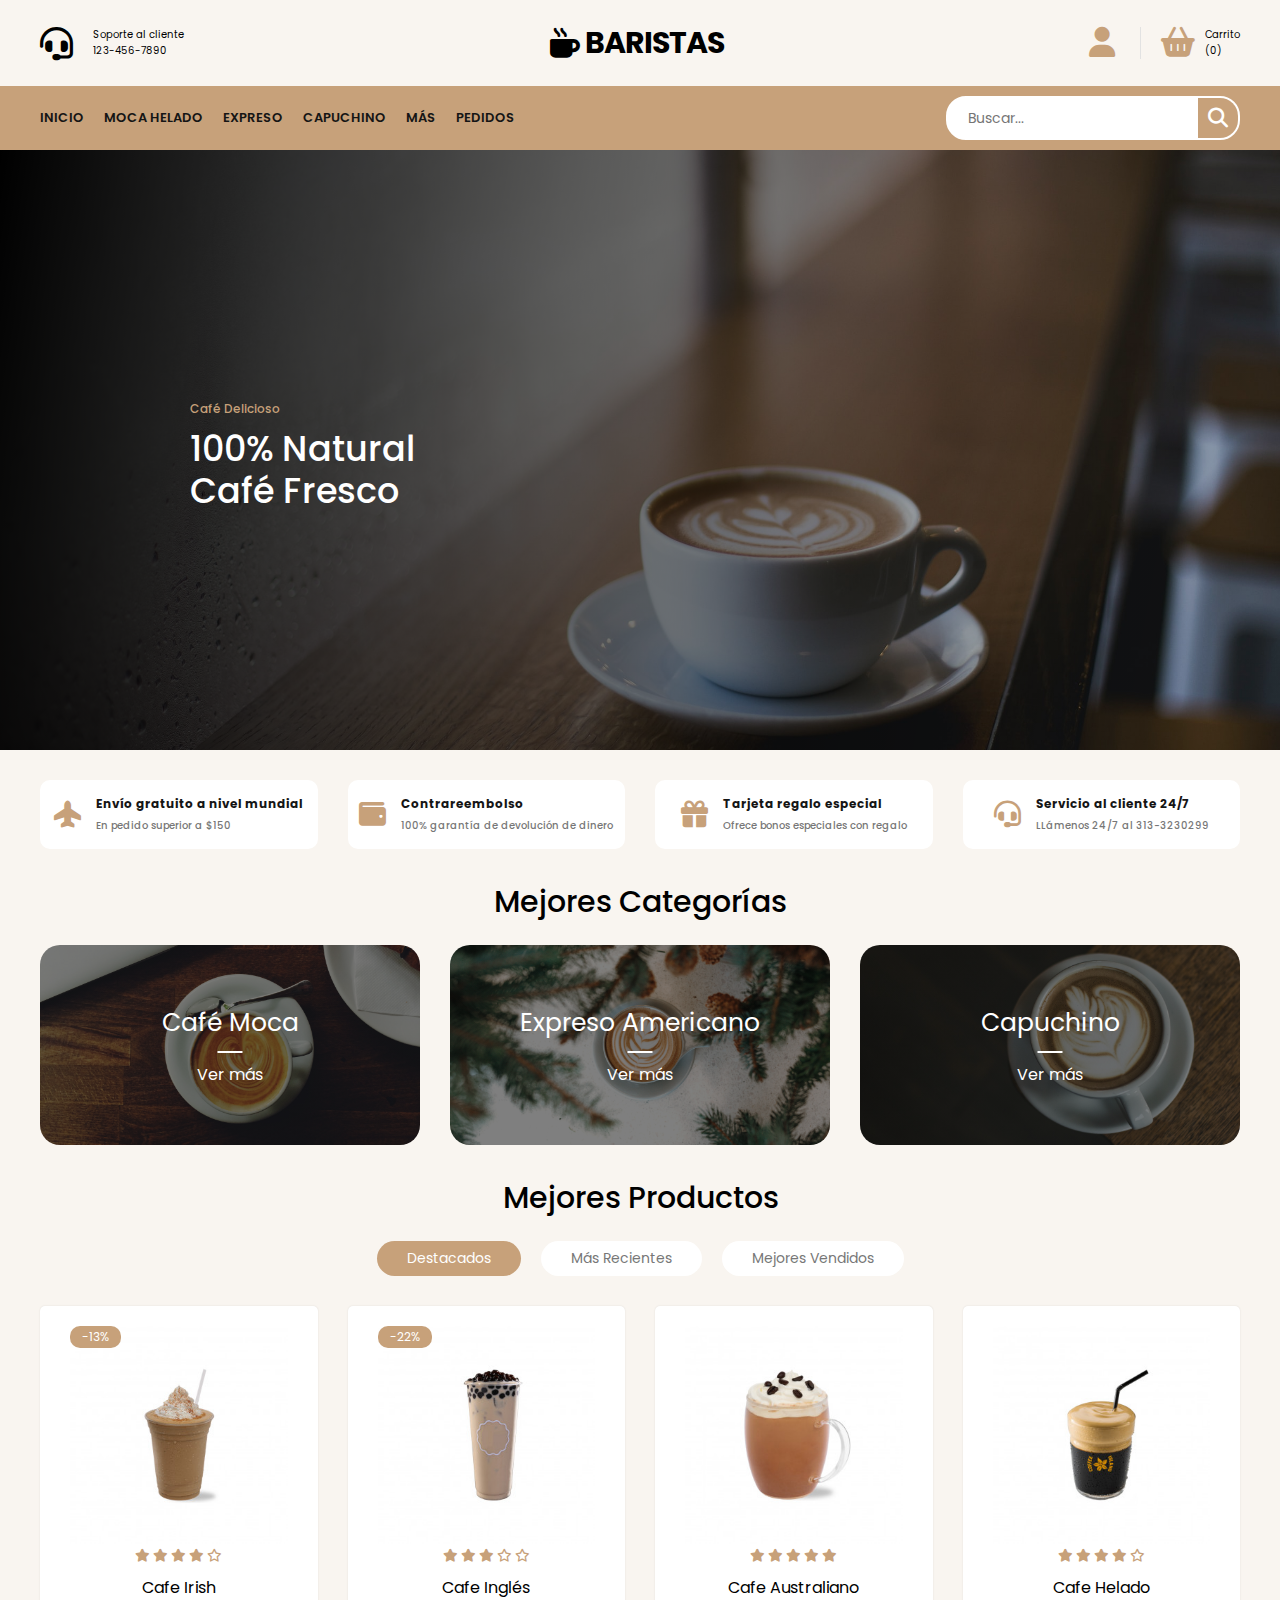
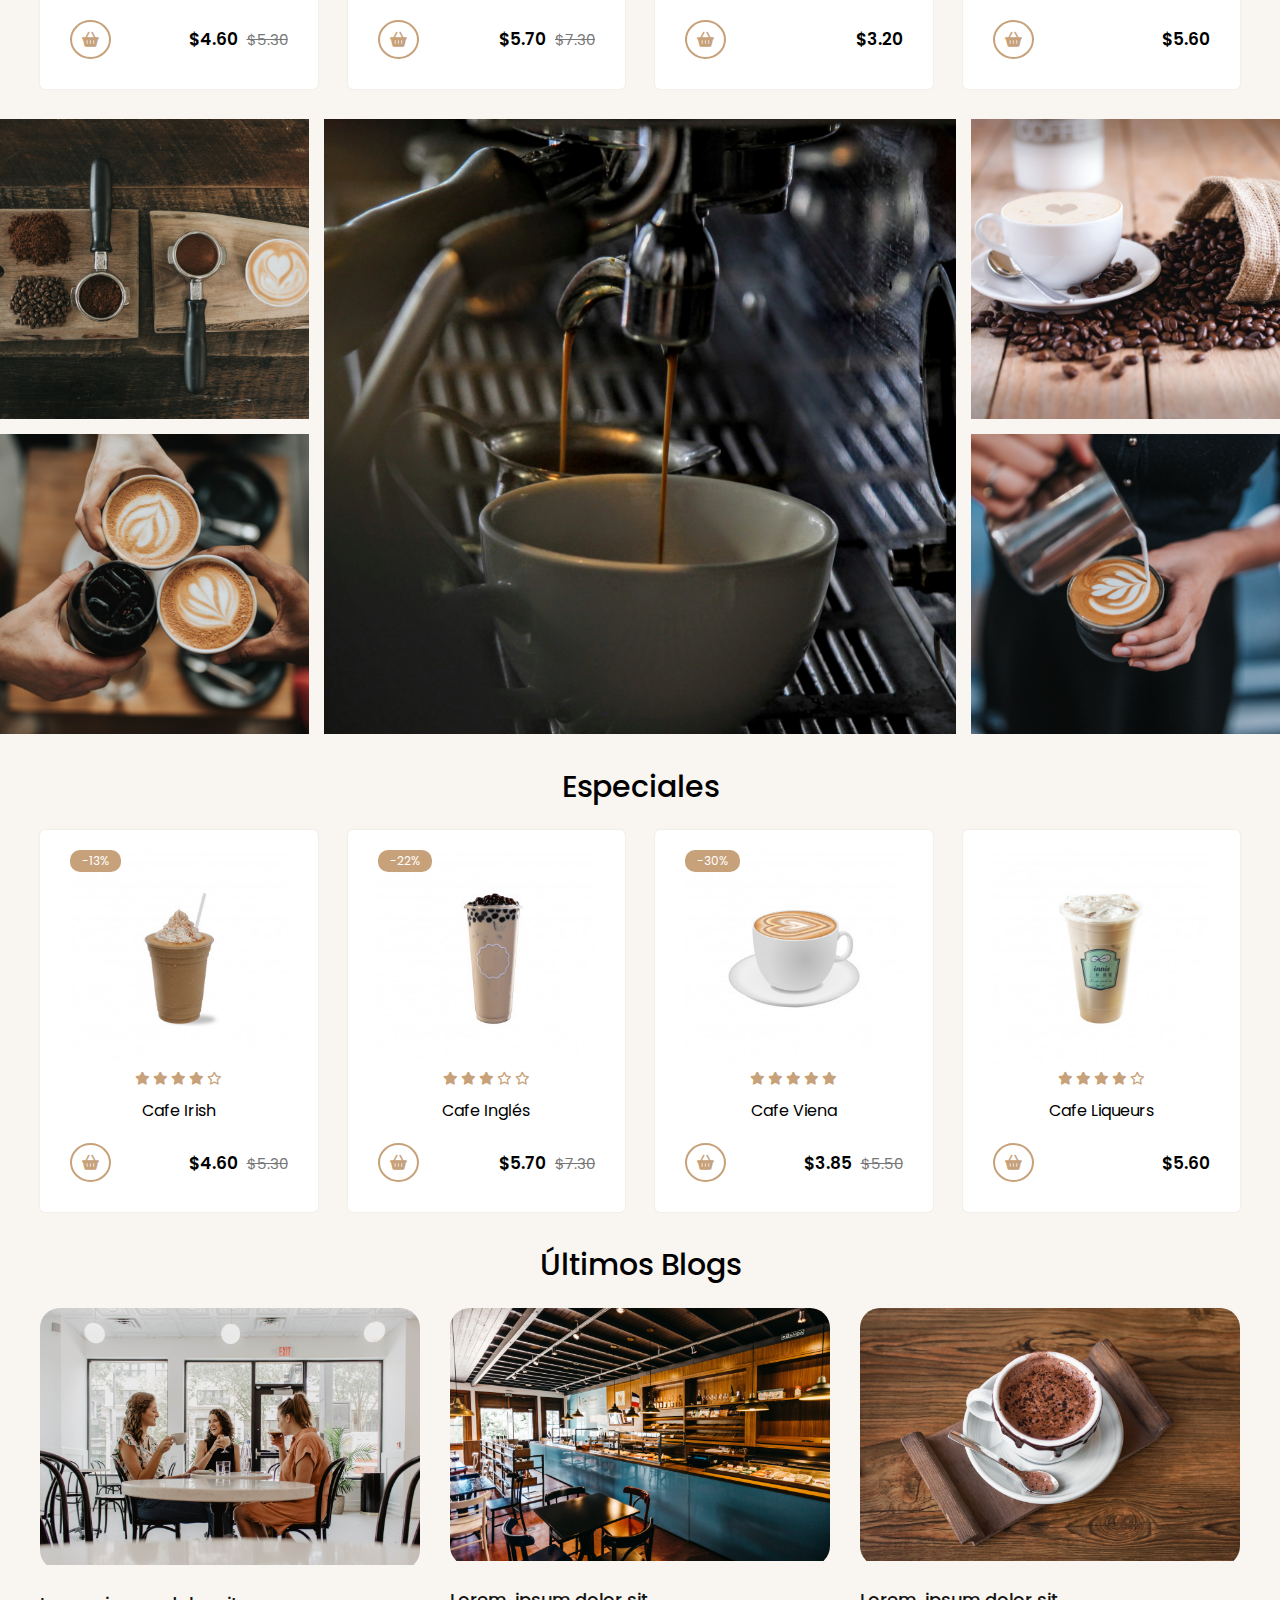
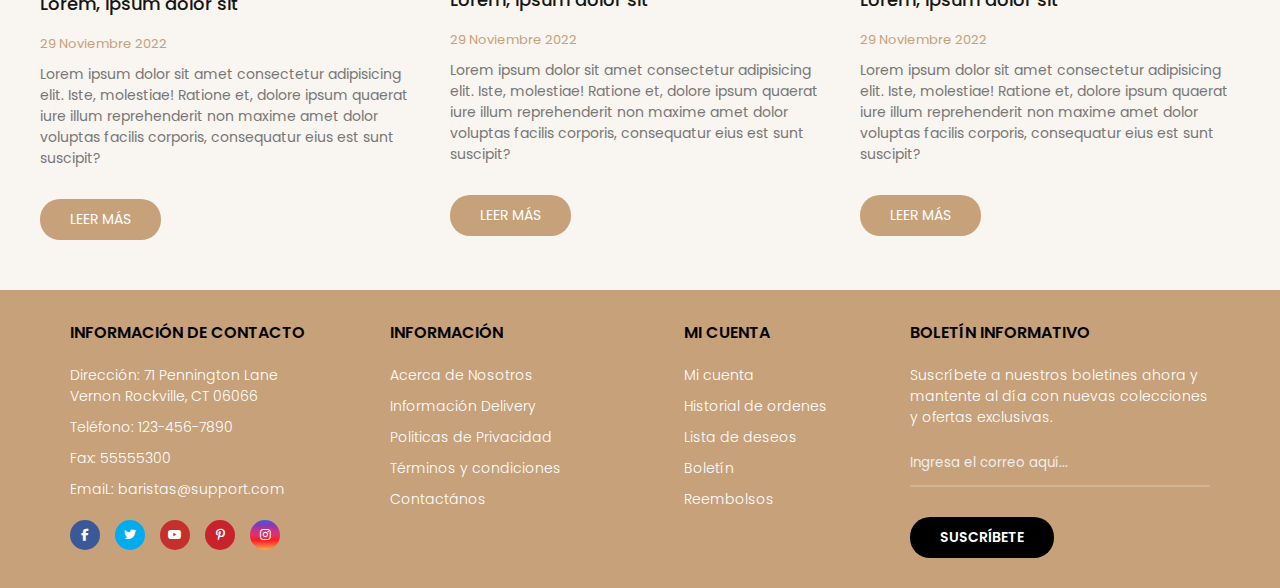
<file: Cafe/index.html>
<!DOCTYPE html>
<html lang="en">
	<head>
		<meta charset="UTF-8" />
		<meta http-equiv="X-UA-Compatible" content="IE=edge" />
		<meta
			name="viewport"
			content="width=device-width, initial-scale=1.0"
		/>
		<title>Baristas</title>
		<link rel="stylesheet" href="style.css" />
		
		<link rel="stylesheet" href="https://cdnjs.cloudflare.com/ajax/libs/font-awesome/6.7.2/css/all.min.css" integrity="sha512-Evv84Mr4kqVGRNSgIGL/F/aIDqQb7xQ2vcrdIwxfjThSH8CSR7PBEakCr51Ck+w+/U6swU2Im1vVX0SVk9ABhg==" crossorigin="anonymous" referrerpolicy="no-referrer" />
	</head>
	<body>
		<header>
			<div class="container-hero">
				<div class="container hero">
					<div class="customer-support">
						<i class="fa-solid fa-headset"></i>
						<div class="content-customer-support">
							<span class="text">Soporte al cliente</span>
							<span class="number">123-456-7890</span>
						</div>
					</div>

					<div class="container-logo">
						<i class="fa-solid fa-mug-hot"></i>
						<h1 class="logo"><a href="/">Baristas</a></h1>
					</div>

					<div class="container-user">
						<i class="fa-solid fa-user"></i>
						<i class="fa-solid fa-basket-shopping"></i>
						<div class="content-shopping-cart">
							<span class="text">Carrito</span>
							<span class="number">(0)</span>
						</div>
					</div>
				</div>
			</div>

			<div class="container-navbar">
				<nav class="navbar container">
					<i class="fa-solid fa-bars"></i>
					<ul class="menu">
						<li><a href="#">Inicio</a></li>
						<li><a href="#">Moca Helado</a></li>
						<li><a href="#">Expreso</a></li>
						<li><a href="#">Capuchino</a></li>
						<li><a href="#">Más</a></li>
						<li><a href="pedidos.html">Pedidos</a></li>
						
					</ul>

					

					<form class="search-form">
						<input type="search" placeholder="Buscar..." />
						<button class="btn-search">
							<i class="fa-solid fa-magnifying-glass"></i>
						</button>
					</form>
				</nav>
			</div>
		</header>



		<section class="banner">
			<div class="content-banner">
				<p>Café Delicioso</p>
				<h2>100% Natural <br />Café Fresco</h2>
				
			</div>
		</section>

		<main class="main-content">
			<section class="container container-features">
				<div class="card-feature">
					<i class="fa-solid fa-plane-up"></i>
					<div class="feature-content">
						<span>Envío gratuito a nivel mundial</span>
						<p>En pedido superior a $150</p>
					</div>
				</div>
				<div class="card-feature">
					<i class="fa-solid fa-wallet"></i>
					<div class="feature-content">
						<span>Contrareembolso</span>
						<p>100% garantía de devolución de dinero</p>
					</div>
				</div>
				<div class="card-feature">
					<i class="fa-solid fa-gift"></i>
					<div class="feature-content">
						<span>Tarjeta regalo especial</span>
						<p>Ofrece bonos especiales con regalo</p>
					</div>
				</div>
				<div class="card-feature">
					<i class="fa-solid fa-headset"></i>
					<div class="feature-content">
						<span>Servicio al cliente 24/7</span>
						<p>LLámenos 24/7 al 313-3230299</p>
					</div>
				</div>
			</section>

			<section class="container top-categories">
				<h1 class="heading-1">Mejores Categorías</h1>
				<div class="container-categories">
					<div class="card-category category-moca">
						<p>Café moca</p>
						<span>Ver más</span>
					</div>
					<div class="card-category category-expreso">
						<p>Expreso Americano</p>
						<span>Ver más</span>
					</div>
					<div class="card-category category-capuchino">
						<p>Capuchino</p>
						<span>Ver más</span>
					</div>
				</div>
			</section>

			<section class="container top-products">
				<h1 class="heading-1">Mejores Productos</h1>

				<div class="container-options">
					<span class="active">Destacados</span>
					<span>Más recientes</span>
					<span>Mejores Vendidos</span>
				</div>

				<div class="container-products">
					
					<div class="card-product">
						<div class="container-img">
							<img src="img/cafe-irish.jpg" alt="Cafe Irish" />
							<span class="discount">-13%</span>
							<div class="button-group">
								<span>
									<i class="fa-regular fa-eye"></i>
								</span>
								<span>
									<i class="fa-regular fa-heart"></i>
								</span>
								<span>
									<i class="fa-solid fa-code-compare"></i>
								</span>
							</div>
						</div>
						<div class="content-card-product">
							<div class="stars">
								<i class="fa-solid fa-star"></i>
								<i class="fa-solid fa-star"></i>
								<i class="fa-solid fa-star"></i>
								<i class="fa-solid fa-star"></i>
								<i class="fa-regular fa-star"></i>
							</div>
							<h3>Cafe Irish</h3>
							<span class="add-cart">
								<i class="fa-solid fa-basket-shopping"></i>
							</span>
							<p class="price">$4.60 <span>$5.30</span></p>
						</div>
					</div>
					<!-- Producto 2 -->
					<div class="card-product">
						<div class="container-img">
							<img
								src="img/cafe-ingles.jpg"
								alt="Cafe incafe-ingles.jpg"
							/>
							<span class="discount">-22%</span>
							<div class="button-group">
								<span>
									<i class="fa-regular fa-eye"></i>
								</span>
								<span>
									<i class="fa-regular fa-heart"></i>
								</span>
								<span>
									<i class="fa-solid fa-code-compare"></i>
								</span>
							</div>
						</div>
						<div class="content-card-product">
							<div class="stars">
								<i class="fa-solid fa-star"></i>
								<i class="fa-solid fa-star"></i>
								<i class="fa-solid fa-star"></i>
								<i class="fa-regular fa-star"></i>
								<i class="fa-regular fa-star"></i>
							</div>
							<h3>Cafe Inglés</h3>
							<span class="add-cart">
								<i class="fa-solid fa-basket-shopping"></i>
							</span>
							<p class="price">$5.70 <span>$7.30</span></p>
						</div>
					</div>
					<!--  -->
					<div class="card-product">
						<div class="container-img">
							<img
								src="img/cafe-australiano.jpg"
								alt="Cafe Australiano"
							/>
							<div class="button-group">
								<span>
									<i class="fa-regular fa-eye"></i>
								</span>
								<span>
									<i class="fa-regular fa-heart"></i>
								</span>
								<span>
									<i class="fa-solid fa-code-compare"></i>
								</span>
							</div>
						</div>
						<div class="content-card-product">
							<div class="stars">
								<i class="fa-solid fa-star"></i>
								<i class="fa-solid fa-star"></i>
								<i class="fa-solid fa-star"></i>
								<i class="fa-solid fa-star"></i>
								<i class="fa-solid fa-star"></i>
							</div>
							<h3>Cafe Australiano</h3>
							<span class="add-cart">
								<i class="fa-solid fa-basket-shopping"></i>
							</span>
							<p class="price">$3.20</p>
						</div>
					</div>
					<!--  -->
					<div class="card-product">
						<div class="container-img">
							<img src="img/cafe-helado.jpg" alt="Cafe Helado" />
							<div class="button-group">
								<span>
									<i class="fa-regular fa-eye"></i>
								</span>
								<span>
									<i class="fa-regular fa-heart"></i>
								</span>
								<span>
									<i class="fa-solid fa-code-compare"></i>
								</span>
							</div>
						</div>
						<div class="content-card-product">
							<div class="stars">
								<i class="fa-solid fa-star"></i>
								<i class="fa-solid fa-star"></i>
								<i class="fa-solid fa-star"></i>
								<i class="fa-solid fa-star"></i>
								<i class="fa-regular fa-star"></i>
							</div>
							<h3>Cafe Helado</h3>
							<span class="add-cart">
								<i class="fa-solid fa-basket-shopping"></i>
							</span>
							<p class="price">$5.60</p>
						</div>
					</div>
				</div>
			</section>

			<section class="gallery">
				<img
					src="img/gallery1.jpg"
					alt="Gallery Img1"
					class="gallery-img-1"
				/><img
					src="img/gallery2.jpg"
					alt="Gallery Img2"
					class="gallery-img-2"
				/><img
					src="img/gallery3.jpg"
					alt="Gallery Img3"
					class="gallery-img-3"
				/><img
					src="img/gallery4.jpg"
					alt="Gallery Img4"
					class="gallery-img-4"
				/><img
					src="img/gallery5.jpg"
					alt="Gallery Img5"
					class="gallery-img-5"
				/>
			</section>

			<section class="container specials">
				<h1 class="heading-1">Especiales</h1>

				<div class="container-products">
					
					<div class="card-product">
						<div class="container-img">
							<img src="img/cafe-irish.jpg" alt="Cafe Irish" />
							<span class="discount">-13%</span>
							<div class="button-group">
								<span>
									<i class="fa-regular fa-eye"></i>
								</span>
								<span>
									<i class="fa-regular fa-heart"></i>
								</span>
								<span>
									<i class="fa-solid fa-code-compare"></i>
								</span>
							</div>
						</div>
						<div class="content-card-product">
							<div class="stars">
								<i class="fa-solid fa-star"></i>
								<i class="fa-solid fa-star"></i>
								<i class="fa-solid fa-star"></i>
								<i class="fa-solid fa-star"></i>
								<i class="fa-regular fa-star"></i>
							</div>
							<h3>Cafe Irish</h3>
							<span class="add-cart">
								<i class="fa-solid fa-basket-shopping"></i>
							</span>
							<p class="price">$4.60 <span>$5.30</span></p>
						</div>
					</div>
					
					<div class="card-product">
						<div class="container-img">
							<img
								src="img/cafe-ingles.jpg"
								alt="Cafe incafe-ingles.jpg"
							/>
							<span class="discount">-22%</span>
							<div class="button-group">
								<span>
									<i class="fa-regular fa-eye"></i>
								</span>
								<span>
									<i class="fa-regular fa-heart"></i>
								</span>
								<span>
									<i class="fa-solid fa-code-compare"></i>
								</span>
							</div>
						</div>
						<div class="content-card-product">
							<div class="stars">
								<i class="fa-solid fa-star"></i>
								<i class="fa-solid fa-star"></i>
								<i class="fa-solid fa-star"></i>
								<i class="fa-regular fa-star"></i>
								<i class="fa-regular fa-star"></i>
							</div>
							<h3>Cafe Inglés</h3>
							<span class="add-cart">
								<i class="fa-solid fa-basket-shopping"></i>
							</span>
							<p class="price">$5.70 <span>$7.30</span></p>
						</div>
					</div>
					<!--  -->
					<div class="card-product">
						<div class="container-img">
							<img src="img/cafe-viena.jpg" alt="Cafe Viena" />
							<span class="discount">-30%</span>
							<div class="button-group">
								<span>
									<i class="fa-regular fa-eye"></i>
								</span>
								<span>
									<i class="fa-regular fa-heart"></i>
								</span>
								<span>
									<i class="fa-solid fa-code-compare"></i>
								</span>
							</div>
						</div>
						<div class="content-card-product">
							<div class="stars">
								<i class="fa-solid fa-star"></i>
								<i class="fa-solid fa-star"></i>
								<i class="fa-solid fa-star"></i>
								<i class="fa-solid fa-star"></i>
								<i class="fa-solid fa-star"></i>
							</div>
							<h3>Cafe Viena</h3>
							<span class="add-cart">
								<i class="fa-solid fa-basket-shopping"></i>
							</span>
							<p class="price">$3.85 <span>$5.50</span></p>
						</div>
					</div>
					<!--  -->
					<div class="card-product">
						<div class="container-img">
							<img src="img/cafe-liqueurs.jpg" alt="Cafe Liqueurs" />
							<div class="button-group">
								<span>
									<i class="fa-regular fa-eye"></i>
								</span>
								<span>
									<i class="fa-regular fa-heart"></i>
								</span>
								<span>
									<i class="fa-solid fa-code-compare"></i>
								</span>
							</div>
						</div>
						<div class="content-card-product">
							<div class="stars">
								<i class="fa-solid fa-star"></i>
								<i class="fa-solid fa-star"></i>
								<i class="fa-solid fa-star"></i>
								<i class="fa-solid fa-star"></i>
								<i class="fa-regular fa-star"></i>
							</div>
							<h3>Cafe Liqueurs</h3>
							<span class="add-cart">
								<i class="fa-solid fa-basket-shopping"></i>
							</span>
							<p class="price">$5.60</p>
						</div>
					</div>
				</div>
			</section>

			<section class="container blogs">
				<h1 class="heading-1">Últimos Blogs</h1>

				<div class="container-blogs">
					<div class="card-blog">
						<div class="container-img">
							<img src="img/blog-1.jpg" alt="Imagen Blog 1" />
							<div class="button-group-blog">
								<span>
									<i class="fa-solid fa-magnifying-glass"></i>
								</span>
								<span>
									<i class="fa-solid fa-link"></i>
								</span>
							</div>
						</div>
						<div class="content-blog">
							<h3>Lorem, ipsum dolor sit</h3>
							<span>29 Noviembre 2022</span>
							<p>
								Lorem ipsum dolor sit amet consectetur adipisicing
								elit. Iste, molestiae! Ratione et, dolore ipsum
								quaerat iure illum reprehenderit non maxime amet dolor
								voluptas facilis corporis, consequatur eius est sunt
								suscipit?
							</p>
							<div class="btn-read-more">Leer más</div>
						</div>
					</div>
					<div class="card-blog">
						<div class="container-img">
							<img src="img/blog-2.jpg" alt="Imagen Blog 2" />
							<div class="button-group-blog">
								<span>
									<i class="fa-solid fa-magnifying-glass"></i>
								</span>
								<span>
									<i class="fa-solid fa-link"></i>
								</span>
							</div>
						</div>
						<div class="content-blog">
							<h3>Lorem, ipsum dolor sit</h3>
							<span>29 Noviembre 2022</span>
							<p>
								Lorem ipsum dolor sit amet consectetur adipisicing
								elit. Iste, molestiae! Ratione et, dolore ipsum
								quaerat iure illum reprehenderit non maxime amet dolor
								voluptas facilis corporis, consequatur eius est sunt
								suscipit?
							</p>
							<div class="btn-read-more">Leer más</div>
						</div>
					</div>
					<div class="card-blog">
						<div class="container-img">
							<img src="img/blog-3.jpg" alt="Imagen Blog 3" />
							<div class="button-group-blog">
								<span>
									<i class="fa-solid fa-magnifying-glass"></i>
								</span>
								<span>
									<i class="fa-solid fa-link"></i>
								</span>
							</div>
						</div>
						<div class="content-blog">
							<h3>Lorem, ipsum dolor sit</h3>
							<span>29 Noviembre 2022</span>
							<p>
								Lorem ipsum dolor sit amet consectetur adipisicing
								elit. Iste, molestiae! Ratione et, dolore ipsum
								quaerat iure illum reprehenderit non maxime amet dolor
								voluptas facilis corporis, consequatur eius est sunt
								suscipit?
							</p>
							<div class="btn-read-more">Leer más</div>
						</div>
					</div>
				</div>
			</section>

		</main>
		


		<footer class="footer">
			<div class="container container-footer">
				<div class="menu-footer">
					<div class="contact-info">
						<p class="title-footer">Información de Contacto</p>
						<ul>
							<li>
								Dirección: 71 Pennington Lane Vernon Rockville, CT
								06066
							</li>
							<li>Teléfono: 123-456-7890</li>
							<li>Fax: 55555300</li>
							<li>EmaiL: baristas@support.com</li>
						</ul>
						<div class="social-icons">
							<span class="facebook">
								<i class="fa-brands fa-facebook-f"></i>
							</span>
							<span class="twitter">
								<i class="fa-brands fa-twitter"></i>
							</span>
							<span class="youtube">
								<i class="fa-brands fa-youtube"></i>
							</span>
							<span class="pinterest">
								<i class="fa-brands fa-pinterest-p"></i>
							</span>
							<span class="instagram">
								<i class="fa-brands fa-instagram"></i>
							</span>
						</div>
					</div>

					<div class="information">
						<p class="title-footer">Información</p>
						<ul>
							<li><a href="#">Acerca de Nosotros</a></li>
							<li><a href="#">Información Delivery</a></li>
							<li><a href="#">Politicas de Privacidad</a></li>
							<li><a href="#">Términos y condiciones</a></li>
							<li><a href="#">Contactános</a></li>
						</ul>
					</div>

					<div class="my-account">
						<p class="title-footer">Mi cuenta</p>

						<ul>
							<li><a href="#">Mi cuenta</a></li>
							<li><a href="#">Historial de ordenes</a></li>
							<li><a href="#">Lista de deseos</a></li>
							<li><a href="#">Boletín</a></li>
							<li><a href="#">Reembolsos</a></li>
						</ul>
					</div>

					<div class="newsletter">
						<p class="title-footer">Boletín informativo</p>

						<div class="content">
							<p>
								Suscríbete a nuestros boletines ahora y mantente al
								día con nuevas colecciones y ofertas exclusivas.
							</p>
							<input type="email" placeholder="Ingresa el correo aquí...">
							<button>Suscríbete</button>
						</div>
					</div>
				
			</div>
		</footer>
	</body>
</html>
</file>
<file: Cafe/style.css>
@import url('https://fonts.googleapis.com/css2?family=Poppins:wght@300;400;500;600;700&display=swap');

:root {
	--primary-color: #c7a17a;
	--background-color: #f9f5f0;
	--dark-color: #151515;
}

html {
	font-size: 62.5%;
	font-family: 'Poppins', sans-serif;
}

* {
	margin: 0;
	padding: 0;
	box-sizing: border-box;
}

/* ********************************** */
/*             UTILIDADES             */
/* ********************************** */
.container {
	max-width: 120rem;
	margin: 0 auto;
}

.heading-1 {
	text-align: center;
	font-weight: 500;
	font-size: 3rem;
}

/* ********************************** */
/*               HEADER               */
/* ********************************** */
.container-hero {
	background-color: var(--background-color);
}

.hero {
	display: flex;
	justify-content: space-between;
	align-items: center;
	padding: 2rem 0;
}

.customer-support {
	display: flex;
	align-items: center;
	gap: 2rem;
}

.customer-support i {
	font-size: 3.3rem;
}

.content-customer-support {
	display: flex;
	flex-direction: column;
}

.container-logo {
	display: flex;
	align-items: center;
	gap: 0.5rem;
}

.container-logo i {
	font-size: 3rem;
}

.container-logo h1 a {
	text-decoration: none;
	color: #000;
	font-size: 3rem;
	text-transform: uppercase;
	letter-spacing: -1px;
}

.container-user {
	display: flex;
	gap: 1rem;
	cursor: pointer;
}

.container-user .fa-user {
	font-size: 3rem;
	color: var(--primary-color);
	padding-right: 2.5rem;
	border-right: 1px solid #e2e2e2;
}

.container-user .fa-basket-shopping {
	font-size: 3rem;
	color: var(--primary-color);
	padding-left: 1rem;
}

.content-shopping-cart {
	display: flex;
	flex-direction: column;
}

/* ************* NAVBAR ************* */
.container-navbar {
	background-color: var(--primary-color);
}

.navbar {
	display: flex;
	justify-content: space-between;
	align-items: center;
	padding: 1rem 0;
}

.navbar .fa-bars {
	display: none;
}

.menu {
	display: flex;
	gap: 2rem;
}

.menu li {
	list-style: none;
}

.menu a {
	text-decoration: none;
	font-size: 1.3rem;
	color: var(--dark-color);
	font-weight: 600;
	text-transform: uppercase;
	position: relative;
}

.menu a::after {
	content: '';
	width: 1.5rem;
	height: 1px;
	background-color: #fff;
	position: absolute;
	bottom: -3px;
	left: 50%;
	transform: translate(-50%, 50%);
	opacity: 0;
	transition: all 0.3s ease;
}

.menu a:hover::after {
	opacity: 1;
}

.menu a:hover {
	color: #fff;
}

.search-form {
	position: relative;
	display: flex;
	align-items: center;
	border: 2px solid #fff;
	border-radius: 2rem;
	background-color: #fff;
	height: 4.4rem;
	overflow: hidden;
}

.search-form input {
	outline: none;
	font-family: inherit;
	border: none;
	width: 25rem;
	font-size: 1.4rem;
	padding: 0 2rem;
	color: #777;
	cursor: pointer;
}

.search-form input::-webkit-search-cancel-button {
	appearance: none;
}

.search-form .btn-search {
	border: none;
	background-color: var(--primary-color);
	display: flex;
	align-items: center;
	justify-content: center;
	height: 100%;
	padding: 1rem;
}

.btn-search i {
	font-size: 2rem;
	color: #fff;
}

/* ********************************** */
/*               BANNER               */
/* ********************************** */
.banner {
	background-image: linear-gradient(100deg, #000000, #00000020),
		url('img/banner.jpg');
	height: 60rem;
	background-size: cover;
	background-position: center;
}

.content-banner {
	max-width: 90rem;
	margin: 0 auto;
	padding: 25rem 0;
}

.content-banner p {
	color: var(--primary-color);
	font-size: 1.2rem;
	margin-bottom: 1rem;
	font-weight: 500;
}

.content-banner h2 {
	color: #fff;
	font-size: 3.5rem;
	font-weight: 500;
	line-height: 1.2;
}

.content-banner a {
	margin-top: 2rem;
	text-decoration: none;
	color: #fff;
	background-color: var(--primary-color);
	display: inline-block;
	padding: 1rem 3rem;
	text-transform: uppercase;
	border-radius: 3rem;
}

/* ********************************** */
/*            MAIN CONTENT            */
/* ********************************** */
.main-content {
	background-color: var(--background-color);
}

/* ********************************** */
/*              FEATURES              */
/* ********************************** */
.container-features {
	display: grid;
	grid-template-columns: repeat(4, 1fr);
	gap: 3rem;
	padding: 3rem 0;
}

.card-feature {
	display: flex;
	align-items: center;
	justify-content: center;
	gap: 1.5rem;

	background-color: #fff;
	border-radius: 1rem;
	padding: 1.5rem 0;
}

.card-feature i {
	font-size: 2.7rem;
	color: var(--primary-color);
}

.feature-content {
	display: flex;
	flex-direction: column;
	gap: 0.5rem;
}

.feature-content span {
	font-weight: 700;
	font-size: 1.2rem;
	color: var(--dark-color);
}

.feature-content p {
	color: #777;
	font-weight: 500;
}

/* ********************************** */
/*             CATEGORIES             */
/* ********************************** */

.top-categories {
	display: flex;
	flex-direction: column;
	gap: 2rem;
	margin-bottom: 3rem;
}

.container-categories {
	display: grid;
	grid-template-columns: repeat(3, 1fr);
	gap: 3rem;
}

.card-category {
	height: 20rem;
	display: flex;
	flex-direction: column;
	align-items: center;
	justify-content: center;
	border-radius: 2rem;
	gap: 2rem;
}

.category-moca {
	background-image: linear-gradient(#00000080, #00000080),
		url('img/moca-category.jpg');
	background-size: cover;
	background-position: bottom;
	background-repeat: no-repeat;
}

.category-capuchino {
	background-image: linear-gradient(#00000080, #00000080),
		url('img/capuchino-category.jpg');
	background-size: cover;
	background-position: center;
	background-repeat: no-repeat;
}

.category-expreso {
	background-image: linear-gradient(#00000080, #00000080),
		url('img/expreso-category.jpg');
	background-size: cover;
	background-position: center;
	background-repeat: no-repeat;
}

.card-category p {
	font-size: 2.5rem;
	color: #fff;
	text-transform: capitalize;
	position: relative;
}

.card-category p::after {
	content: '';
	width: 2.5rem;
	height: 2px;
	background-color: #fff;
	position: absolute;
	bottom: -1rem;
	left: 50%;
	transform: translate(-50%, 50%);
}

.card-category span {
	font-size: 1.6rem;
	color: #fff;
	cursor: pointer;
}

.card-category span:hover {
	color: var(--primary-color);
}

/* ********************************** */
/*            TOP PRODUCTS            */
/* ********************************** */
.top-products {
	display: flex;
	flex-direction: column;
	gap: 2rem;
	margin-bottom: 3rem;
}

.container-options {
	display: flex;
	justify-content: center;
	gap: 2rem;
	margin-bottom: 1rem;
}

.container-options span {
	color: #777;
	background-color: #fff;
	padding: 0.7rem 3rem;
	font-size: 1.4rem;
	text-transform: capitalize;
	border-radius: 2rem;
	cursor: pointer;
}

.container-options span:hover {
	background-color: var(--primary-color);
	color: #fff;
}

.container-options span.active {
	background-color: var(--primary-color);
	color: #fff;
}

/* Products */
.container-products {
	display: grid;
	grid-template-columns: repeat(auto-fit, minmax(20rem, 1fr));
	gap: 3rem;
}

.card-product {
	background-color: #fff;
	padding: 2rem 3rem;
	border-radius: 0.5rem;
	cursor: pointer;
	box-shadow: 0 0 2px rgba(0, 0, 0, 0.1);
}

.container-img {
	position: relative;
}

.container-img img {
	width: 100%;
}

.container-img .discount {
	position: absolute;
	left: 0;
	background-color: var(--primary-color);
	color: #fff;
	padding: 2px 1.2rem;
	border-radius: 1rem;
	font-size: 1.2rem;
}

.card-product:hover .discount {
	background-color: #000;
}

.button-group {
	display: flex;
	flex-direction: column;
	gap: 1rem;

	position: absolute;
	top: 0;
	right: -3rem;
	z-index: -1;
	transition: all 0.4s ease;
}

.button-group span {
	border: 1px solid var(--primary-color);
	padding: 0.8rem;

	display: flex;
	align-items: center;
	justify-content: center;
	border-radius: 50%;
	cursor: pointer;
	transition: all 0.4s ease;
}

.button-group span:hover {
	background-color: var(--primary-color);
}

.button-group span i {
	font-size: 1.5rem;
	color: var(--primary-color);
}

.button-group span:hover i {
	color: #fff;
}

.card-product:hover .button-group {
	z-index: 0;
	right: -1rem;
}

.content-card-product {
	display: grid;
	justify-items: center;
	grid-template-columns: 1fr 1fr;
	grid-template-rows: repeat(4, min-content);
	row-gap: 1rem;
}

.stars {
	grid-row: 1/2;
	grid-column: 1/-1;
}

.stars i {
	font-size: 1.3rem;
	color: var(--primary-color);
}

.content-card-product h3 {
	grid-row: 2/3;
	grid-column: 1/-1;

	font-weight: 400;
	font-size: 1.6rem;
	margin-bottom: 1rem;
	cursor: pointer;
}

.content-card-product h3:hover {
	color: var(--primary-color);
}

.add-cart {
	justify-self: start;
	border: 2px solid var(--primary-color);
	padding: 1rem;
	border-radius: 50%;
	cursor: pointer;
	transition: all 0.4s ease;

	display: flex;
	align-items: center;
	justify-content: center;
}

.add-cart:hover {
	background-color: var(--primary-color);
}

.add-cart i {
	font-size: 1.5rem;
	color: var(--primary-color);
}

.add-cart:hover i {
	color: #fff;
}

.content-card-product .price {
	justify-self: end;
	align-self: center;

	font-size: 1.7rem;
	font-weight: 600;
}

.content-card-product .price span {
	font-size: 1.5rem;
	font-weight: 400;
	text-decoration: line-through;
	color: #777;
	margin-left: 0.5rem;
}

/* ********************************** */
/*               GALLERY              */
/* ********************************** */
.gallery {
	display: grid;
	grid-template-columns: repeat(4, 1fr);
	grid-template-rows: repeat(2, 30rem);
	gap: 1.5rem;
	margin-bottom: 3rem;
}

.gallery img {
	width: 100%;
	height: 100%;
	object-fit: cover;
}

.gallery-img-3 {
	grid-column: 2/4;
	grid-row: 1/3;
}

/* ********************************** */
/*              SPECIALS              */
/* ********************************** */
.specials {
	display: flex;
	flex-direction: column;
	gap: 2rem;
	margin-bottom: 3rem;
}

/* ********************************** */
/*                BLOGS               */
/* ********************************** */
.blogs {
	display: flex;
	flex-direction: column;
	gap: 2rem;
}

.container-blogs {
	display: grid;
	grid-template-columns: repeat(3, 1fr);
	gap: 3rem;
}

.card-blog {
	display: flex;
	flex-direction: column;
	gap: 2rem;
}

.card-blog .container-img {
	border-radius: 2rem;
	cursor: pointer;
	position: relative;
	overflow: hidden;
}

.button-group-blog {
	position: absolute;
	bottom: 1.5rem;
	right: -2.5rem;

	display: flex;
	gap: 0.7rem;
	z-index: -1;
	transition: all 0.3s ease;
}

.card-blog:hover .button-group-blog {
	z-index: 0;
	right: 1.5rem;
}

.button-group-blog span {
	background-color: #fff;
	padding: 1rem;
	border-radius: 50%;
	transition: all 0.4s ease;

	display: flex;
	align-items: center;
	justify-content: center;
}

.button-group-blog span i {
	font-size: 1.3rem;
}

.button-group-blog span:hover {
	background-color: var(--primary-color);
}

.button-group-blog span:hover i {
	color: #fff;
}

.content-blog h3 {
	font-size: 1.8rem;
	margin-bottom: 1.7rem;
	color: var(--dark-color);
	font-weight: 500;
}

.content-blog h3:hover {
	color: var(--primary-color);
	cursor: pointer;
}

.content-blog p {
	margin-top: 1rem;
	font-size: 1.4rem;
	color: #777;
}

.content-blog span {
	color: var(--primary-color);
	font-size: 1.3rem;
}

.btn-read-more {
	padding: 1rem 3rem;
	background-color: var(--primary-color);
	color: #fff;
	text-transform: uppercase;
	font-size: 1.4rem;
	border-radius: 2rem;
	margin: 3rem 0 5rem;
	display: inline-block;
	cursor: pointer;
}

.btn-read-more:hover {
	background-color: var(--dark-color);
}

/* ********************************** */
/*               FOOTER               */
/* ********************************** */

.footer {
	background-color: var(--primary-color);
}

.container-footer {
	display: flex;
	flex-direction: column;
	gap: 4rem;
	padding: 3rem;
}

.menu-footer {
	display: grid;
	grid-template-columns: repeat(3, 1fr) 30rem;
	gap: 3rem;
	justify-items: center;
}

.title-footer {
	font-weight: 600;
	font-size: 1.6rem;
	text-transform: uppercase;
}

.contact-info,
.information,
.my-account,
.newsletter {
	display: flex;
	flex-direction: column;
	gap: 2rem;
}

.contact-info ul,
.information ul,
.my-account ul {
	display: flex;
	flex-direction: column;
	gap: 1rem;
}

.contact-info ul li,
.information ul li,
.my-account ul li {
	list-style: none;
	color: #fff;
	font-size: 1.4rem;
	font-weight: 300;
}

.information ul li a,
.my-account ul li a {
	text-decoration: none;
	color: #fff;
	font-weight: 300;
}

.information ul li a:hover,
.my-account ul li a:hover {
	color: var(--dark-color);
}

.social-icons {
	display: flex;
	gap: 1.5rem;
}

.social-icons span {
	border-radius: 50%;
	width: 3rem;
	height: 3rem;

	display: flex;
	align-items: center;
	justify-content: center;
}

.social-icons span i {
	color: #fff;
	font-size: 1.2rem;
}

.facebook {
	background-color: #3b5998;
}

.twitter {
	background-color: #00acee;
}

.youtube {
	background-color: #c4302b;
}

.pinterest {
	background-color: #c8232c;
}

.instagram {
	background: linear-gradient(
		#405de6,
		#833ab4,
		#c13584,
		#e1306c,
		#fd1d1d,
		#f56040,
		#fcaf45
	);
}

.content p {
	font-size: 1.4rem;
	color: #fff;
	font-weight: 300;
}

.content input {
	outline: none;
	background: none;
	border: none;
	border-bottom: 2px solid #d2b495;
	cursor: pointer;
	padding: 0.5rem 0 1.2rem;
	color: var(--dark-color);
	display: block;
	margin-bottom: 3rem;
	margin-top: 2rem;
	width: 100%;
	font-family: inherit;
}

.content input::-webkit-input-placeholder {
	color: #eee;
}

.content button {
	border: none;
	background-color: #000;
	color: #fff;
	text-transform: uppercase;
	padding: 1rem 3rem;
	border-radius: 2rem;
	font-size: 1.4rem;
	font-family: inherit;
	cursor: pointer;
	font-weight: 600;
}

.content button:hover {
	background-color: var(--background-color);
	color: var(--primary-color);
}

.copyright {
	display: flex;
	justify-content: space-between;
	padding-top: 2rem;

	border-top: 1px solid #d2b495;
}

.copyright p {
	font-weight: 400;
	font-size: 1.6rem;
}

/* ********************************** */
/*       MEDIA QUERIES -- 768px       */
/* ********************************** */
@media (max-width: 768px) {
	html {
		font-size: 55%;
	}

	.hero {
		padding: 2rem;
	}

	.customer-support {
		display: none;
	}

	.content-shopping-cart {
		display: none;
	}

	.navbar {
		padding: 1rem 2rem;
	}

	.navbar .fa-bars {
		display: block;
		color: #fff;
		font-size: 3rem;
	}

	.menu {
		display: none;
	}

	.content-banner {
		max-width: 50rem;
		margin: 0 auto;
		padding: 25rem 0;
	}

	.container-features {
		grid-template-columns: repeat(2, 1fr);
		padding: 3rem 2rem;
	}

	.card-feature {
		padding: 2rem;
	}

	.heading-1 {
		font-size: 2.4rem;
	}

	.card-category {
		height: 12rem;
	}

	.card-category p {
		font-size: 2rem;
		text-align: center;
		line-height: 1;
	}

	.card-category span {
		font-size: 1.4rem;
	}

	.container-options {
		align-items: center;
	}

	.container-options span {
		text-align: center;
		padding: 1rem 2rem;
	}

	.container-products {
		grid-template-columns: repeat(auto-fit, minmax(28rem, 1fr));
	}

	.gallery {
		grid-template-rows: repeat(2, 15rem);
	}

	.container-blogs {
		overflow: hidden;
		grid-template-columns: 1fr 1fr;

		height: 52rem;
	}

	.menu-footer {
		grid-template-columns: repeat(2, 1fr);
	}

	.copyright {
		flex-direction: column;
		justify-content: center;
		align-items: center;
		gap: 1.5rem;
	}
}

/* ********************************** */
/*       MEDIA QUERIES -- 468px       */
/* ********************************** */
@media (max-width: 468px) {
	html {
		font-size: 42.5%;
	}

	.content-banner {
		max-width: 50rem;
		padding: 22rem 0;
	}

	.heading-1 {
		font-size: 2.8rem;
	}

	.card-feature {
		flex-direction: column;
		border-radius: 2rem;
	}

	.feature-content {
		align-items: center;
	}

	.feature-content p {
		font-size: 1.4rem;
		text-align: center;
	}

	.feature-content span {
		font-size: 1.6rem;
		text-align: center;
	}

	.container-options span {
		font-size: 1.8rem;
		padding: 1rem 1.5rem;
		font-weight: 500;
	}

	.container-products {
		grid-template-columns: repeat(auto-fit, minmax(25rem, 1fr));
		gap: 1rem;
	}

	.container-img .discount {
		font-size: 2rem;
	}

	.content-card-product h3 {
		font-size: 2.2rem;
	}

	.gallery {
		grid-template-rows: repeat(2, 20rem);
	}

	.blogs {
		padding: 2rem;
	}

	.container-blogs {
		grid-template-columns: 1fr;
		height: 75rem;
	}

	.content-blog h3 {
		font-size: 2.4rem;
	}

	.content-blog span {
		font-size: 1.8rem;
	}

	.content-blog p {
		font-size: 2.2rem;
	}

	.btn-read-more{
		font-size: 1.8rem;
	}

	.contact-info ul,
	.information ul,
	.my-account ul{
		display: none;
	}

	.contact-info {
		align-items: center;
	}

	.menu-footer{
		grid-template-columns: 1fr;
	}

	.content p{
		font-size: 1.6rem;
	}
}
</file>
